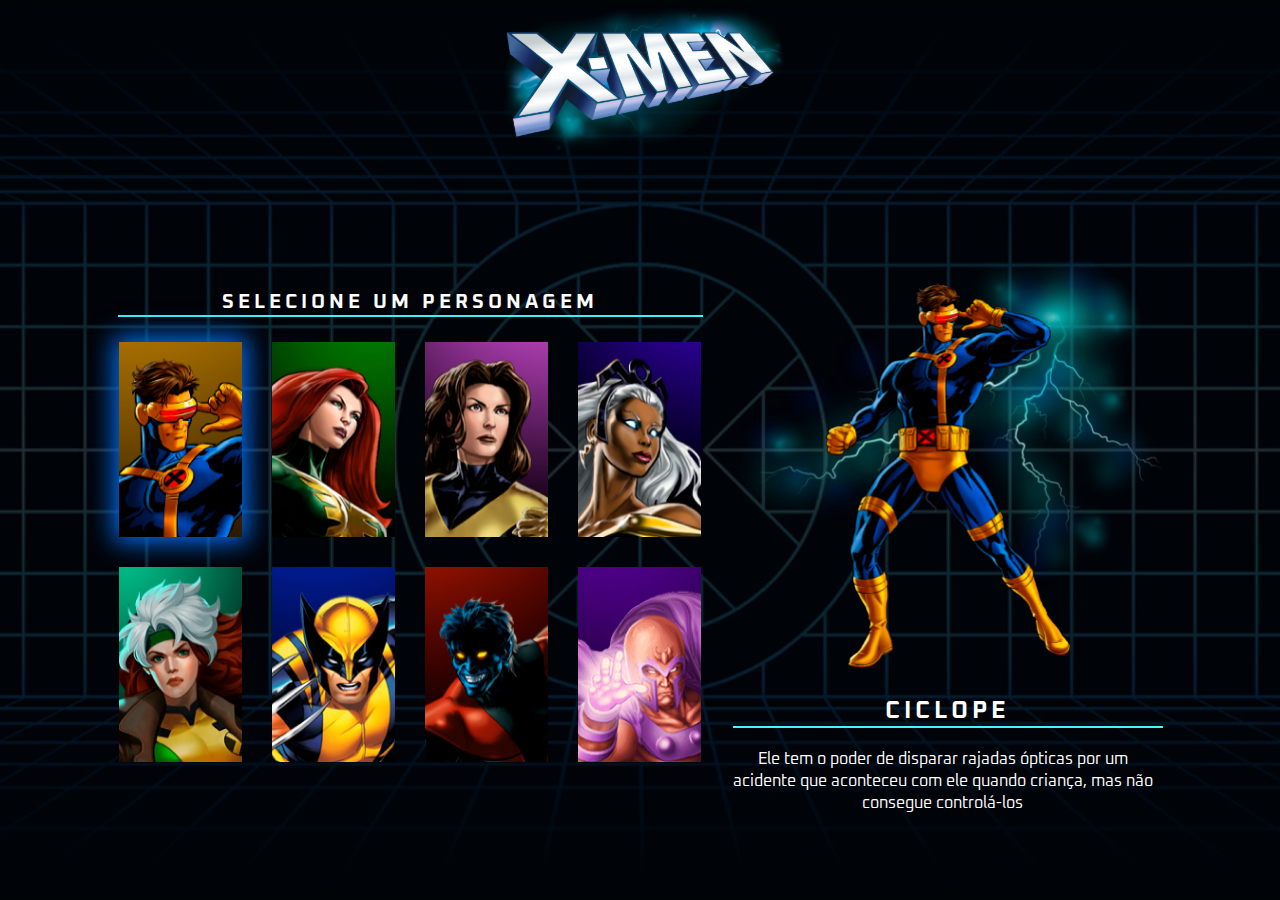
<file: index.html>
<!DOCTYPE html>
<html lang="pt-BR">
  <head>
    <meta charset="UTF-8" />
    <meta name="viewport" content="width=device-width, initial-scale=1.0" />
    <link rel="preconnect" href="https://fonts.googleapis.com" />
    <link rel="preconnect" href="https://fonts.gstatic.com" crossorigin />
    <link href="https://fonts.googleapis.com/css2?family=Oxanium:wght@300;400;700&display=swap" rel="stylesheet" />
    <link rel="stylesheet" href="./src/css/style.css" />
    <title>Projeto X-Men - Semana do Zero Ao Programador Contratado</title>
  </head>
  <body>
    <header class="cabecalho">
      <img src="./src/imagens/logo.svg" alt="Logo X Men" />
    </header>
    <main class="selecao-de-personagens">
      <section class="personagens">
        <h1 class="titulo">Selecione um personagem</h1>
        <ul class="lista-de-personagens">
          <li class="personagem selecionado" id="ciclope">
            <img src="./src/imagens/card-ciclope.jpg" alt="personagem Ciclope" />
          </li>
          <li class="personagem" id="jean-grey">
            <img src="./src/imagens/card-jean-grey.jpg" alt="personagem Jean Grey" />
          </li>
          <li class="personagem" id="lince-negra">
            <img src="./src/imagens/card-lince-negra.jpg" alt="personagem Lince Negra" />
          </li>
          <li class="personagem" id="tempestade">
            <img src="./src/imagens/card-tempestade.jpg" alt="personagem Tempestade" />
          </li>
          <li class="personagem" id="vampira">
            <img src="./src/imagens/card-vampira.jpg" alt="personagem Vampira" />
          </li>
          <li class="personagem" id="wolverine">
            <img src="./src/imagens/card-wolverine.jpg" alt="personagem Wolverine" />
          </li>
          <li class="personagem" id="noturno">
            <img src="./src/imagens/card-noturno.jpg" alt="personagem Noturno" />
          </li>
          <li class="personagem" id="magneto">
            <img src="./src/imagens/card-magneto.jpg" alt="personagem Magneto" />
          </li>
        </ul>
      </section>
      <section class="personagem-selecionado">
        <img src="./src/imagens/card-ciclope.png" class="personagem-grande" alt="Personagem Selecionado" />

        <div class="informacoes-personagem">
          <h2 class="nome-personagem" id="nome-personagem">Ciclope</h2>
          <p class="descricao-personagem" id="descricao-personagem">
            Ele tem o poder de disparar rajadas ópticas por um acidente que aconteceu com ele quando criança, mas não consegue controlá-los
          </p>
        </div>
      </section>
    </main>
  </body>
</html>
</file>
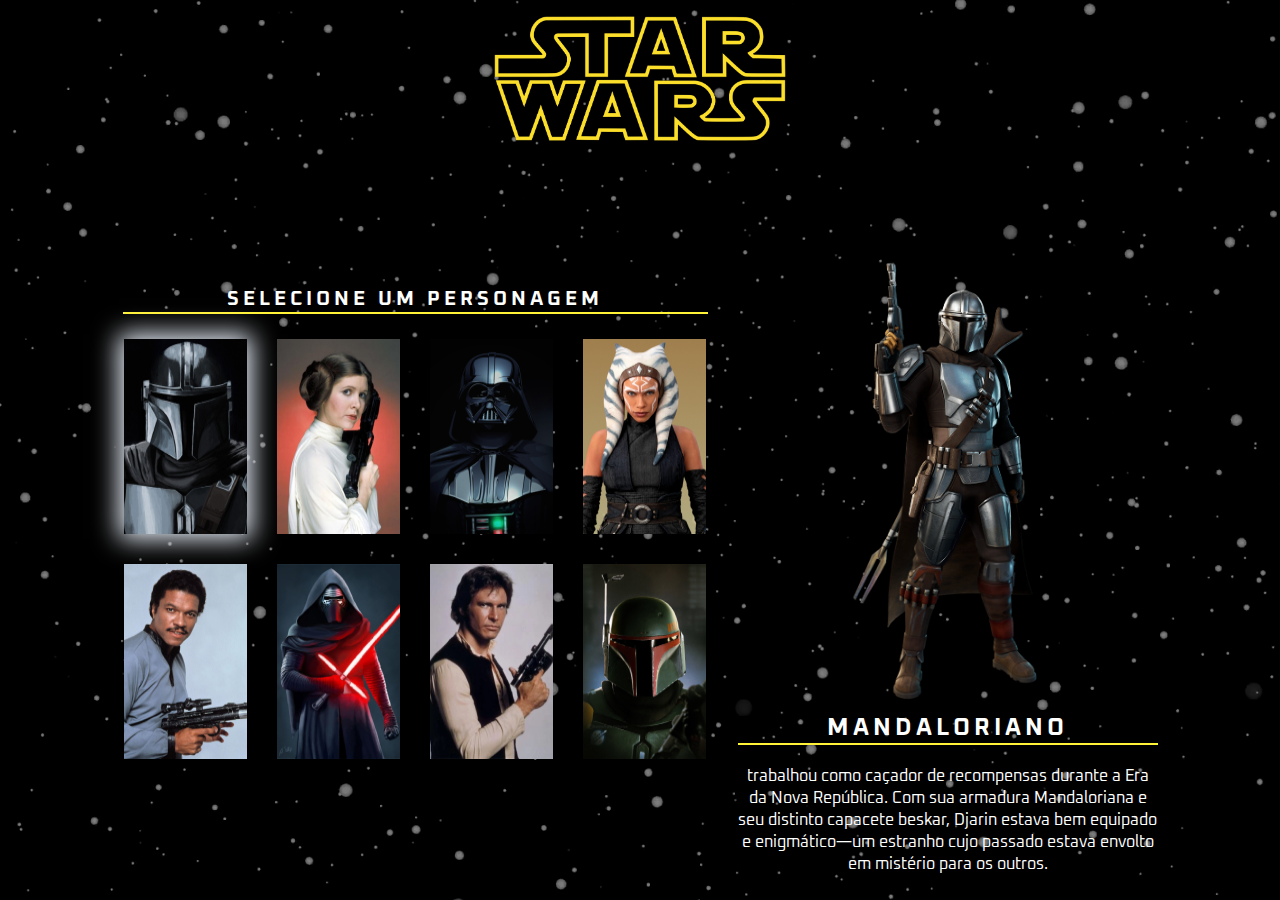
<file: star-wars/index.html>
<!DOCTYPE html>
<html lang="pt-BR">
  <head>
    <meta charset="UTF-8" />
    <meta name="viewport" content="width=device-width, initial-scale=1.0" />
    <link rel="preconnect" href="https://fonts.googleapis.com" />
    <link rel="preconnect" href="https://fonts.gstatic.com" crossorigin />
    <link href="https://fonts.googleapis.com/css2?family=Oxanium:wght@300;400;700&display=swap" rel="stylesheet" />
    <link rel="stylesheet" href="./src/css/style.css" />
    <title>Projeto Star wars</title>
  </head>
  <body>
    <header class="cabecalho">
      <img src="./src/img/Star_Wars_logo.png" alt="Logo X Men" />
    </header>
    <main class="selecao-de-personagens">
      <section class="personagens">
        <h1 class="titulo">Selecione um personagem</h1>
        <ul class="lista-de-personagens">
          <li
            class="personagem selecionado"
            id="mandalorian"
            data-name="Mandaloriano"
            data-description="trabalhou como caçador de recompensas durante a Era da Nova República. Com sua armadura Mandaloriana e seu distinto capacete beskar, Djarin estava bem equipado e
          enigmático—um estranho cujo passado estava envolto em mistério para os outros."
          >
            <img src="./src/img/card-mandalorian.png" alt="personagem Mandalorian" />
          </li>
          <li
            class="personagem"
            id="leia"
            data-name="Princesa Leia"
            data-description="é uma Humana sensível à Força que serviu como Princesa de Alderaan, membro do Senado Imperial, General da Aliança pela Restauração da República e da Nova República, e a general fundadora da Resistência."
          >
            <img src="./src/img/card-leia.png" alt="personagem Leia" />
          </li>
          <li
            class="personagem"
            id="darth-vader"
            data-name="Darth Vader"
            data-description="Darth Vader, nascido como Anakin Skywalker, foi um lendário Cavaleiro Jedi que serviu a República Galáctica durante seus últimos anos, e mais tarde se tornou Darth Vader, um Lorde Negro dos Sith. "
          >
            <img src="./src/img/card-darth-vader.png" alt="personagem Darth Vader" />
          </li>
          <li
            class="personagem"
            id="ahsoka"
            data-name="Ahsoka"
            data-description=" Ahsoka enfrentou uma série de desafios durante seu tempo como Padawan de Anakin. Ela lutou em várias batalhas, enfrentou perigosos vilões, incluindo o Lorde Sith Darth Maul, e teve que provar sua inocência quando foi injustamente acusada de um crime. "
          >
            <img src="./src/img/card-ahsoka.png" alt="personagem Ahsoka" />
          </li>
          <li
            class="personagem"
            id="lando-calrissian"
            data-name="Lando Calrissian"
            data-description="A personalidade de Lando é marcada por sua habilidade de se adaptar a diferentes situações, bem como por seu senso de estilo e charme. "
          >
            <img src="./src/img/card-Lando-calrissian.png" alt="personagem Lando Calrissian" />
          </li>
          <li
            class="personagem"
            id="kylo-ren"
            data-name="Kylo Ren"
            data-description="Kylo Ren, nascido Ben Solo, era um humano sensível à Força que era o mestre dos Cavaleiros de Ren e era um dos líderes da Primeira Ordem, sob o comando direto do Líder Supremo Snoke, aproximadamente trinta anos após a Batalha de Endor. Filho dos heróis Rebeldes"
          >
            <img src="./src/img/card-Kylo.png" alt="personagem Kylo Ren" />
          </li>
          <li
            class="personagem"
            id="han-solo"
            data-name="Han Solo"
            data-description="Han Solo era um contrabandista humano que se tornou um líder na Aliança para Restaurar a República e uma figura instrumental na derrota do Império Galáctico durante a Guerra Civil Galáctica."
          >
            <img src="./src/img/card-han.png" alt="personagem Han Solo" />
          </li>
          <li
            class="personagem"
            id="boba-fett"
            data-name="Boba Fett"
            data-description="Boba Fett foi um clone inalterado de Jango Fett, um homem caçador de recompensas Mandaloriano que criou Boba como seu filho durante a Era da República. Fett imitou seu doador genético, a quem ele considerava seu pai, ao usar uma armadura Mandaloriana personalizada."
          >
            <img src="./src/img/card-boba.png" alt="personagem Boba Fett" />
          </li>
        </ul>
      </section>
      <section class="personagem-selecionado">
        <img src="./src/img/mandalorian.png" class="personagem-grande" alt="Personagem Selecionado" />

        <div class="informacoes-personagem">
          <h2 class="nome-personagem" id="nome-personagem">Mandaloriano</h2>
          <p class="descricao-personagem" id="descricao-personagem">
            trabalhou como caçador de recompensas durante a Era da Nova República. Com sua armadura Mandaloriana e seu distinto capacete beskar, Djarin estava bem equipado e
            enigmático—um estranho cujo passado estava envolto em mistério para os outros.
          </p>
        </div>
      </section>
    </main>
    <script src="./src/js/index.js"></script>
  </body>
</html>
</file>
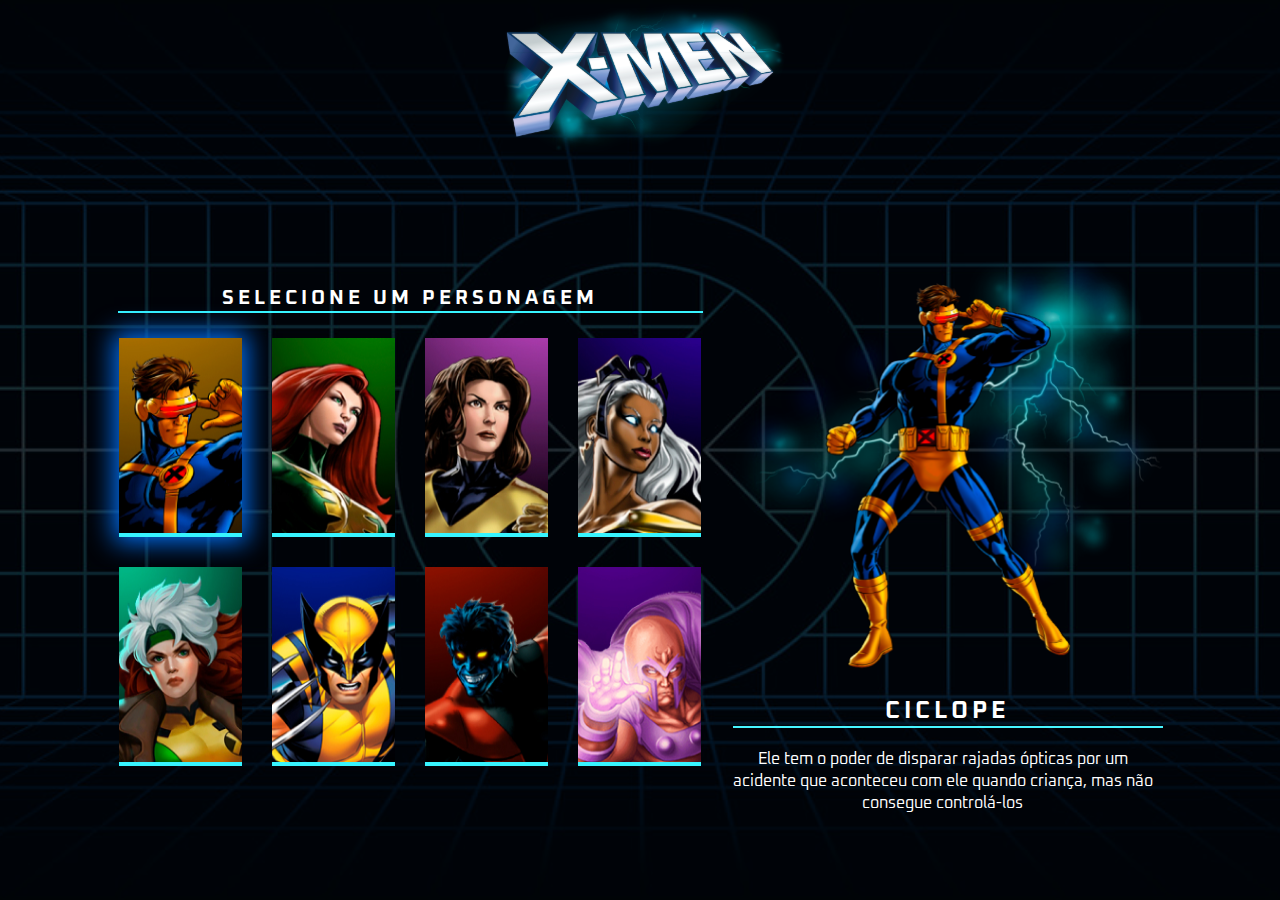
<file: xmen/index.html>
<!DOCTYPE html>
<html lang="pt-BR">
  <head>
    <meta charset="UTF-8" />
    <meta name="viewport" content="width=device-width, initial-scale=1.0" />
    <link rel="preconnect" href="https://fonts.googleapis.com" />
    <link rel="preconnect" href="https://fonts.gstatic.com" crossorigin />
    <link href="https://fonts.googleapis.com/css2?family=Oxanium:wght@300;400;700&display=swap" rel="stylesheet" />
    <link rel="stylesheet" href="./src/css/style.css" />
    <title>Projeto X-Men - Semana do Zero Ao Programador Contratado</title>
  </head>
  <body>
    <header class="cabecalho">
      <img src="./src/imagens/logo.svg" alt="Logo X Men" />
    </header>
    <main class="selecao-de-personagens">
      <section class="personagens">
        <h1 class="titulo">Selecione um personagem</h1>
        <ul class="lista-de-personagens">
          <li
            class="personagem selecionado"
            id="ciclope"
            data-name="Ciclope"
            data-description="Ele tem o poder de disparar rajadas ópticas por um acidente que aconteceu com ele quando criança, mas não consegue controlá-los"
          >
            <img src="./src/imagens/card-ciclope.jpg" alt="personagem Ciclope" />
          </li>
          <li
            class="personagem"
            id="jean-grey"
            data-name="Jean Grey"
            data-description="Jean Grey é uma mutante nível ômega e o principal avatar da Força Fênix, no qual manifesta poderes cósmicos. A telepatia e telecinese"
          >
            <img src="./src/imagens/card-jean-grey.jpg" alt="personagem Jean Grey" />
          </li>
          <li
            class="personagem"
            id="lince-negra"
            data-name="Lince Negra"
            data-description="Ela tem o poder de atravessar matéria sólida,campos de energia,rajadas ópticas, continuando intacta,e também tem o poder de andar no ar"
          >
            <img src="./src/imagens/card-lince-negra.jpg" alt="personagem Lince Negra" />
          </li>
          <li
            class="personagem"
            id="tempestade"
            data-name="Tempestade"
            data-description="Tem o poder de controlar as forças da natureza, muito poderosa ela pode produzir raios, chuvas, gelos, ventos, neblina, entre outros efeitos"
          >
            <img src="./src/imagens/card-tempestade.jpg" alt="personagem Tempestade" />
          </li>
          <li
            class="personagem"
            id="vampira"
            data-name="Vampira"
            data-description="Ela tem o poder de absorver a vitalidade e memória das pessoas que toca ou no caso dos mutantes os poderes e a memória, mas só temporariamente"
          >
            <img src="./src/imagens/card-vampira.jpg" alt="personagem Vampira" />
          </li>
          <li class="personagem" id="wolverine" data-name="Wolverine" data-description="Poderes. Garras Metálicas. Fator de Cura Regenerativo, Super Agilidade.">
            <img src="./src/imagens/card-wolverine.jpg" alt="personagem Wolverine" />
          </li>
          <li class="personagem" id="noturno" data-name="Noturno" data-description="Ele é um mutante que nasceu com cauda, orelhas pontudas e com o poder de se Teletransportar">
            <img src="./src/imagens/card-noturno.jpg" alt="personagem Noturno" />
          </li>
          <li
            class="personagem"
            id="magneto"
            data-name="Magneto"
            data-description="Ele tem o poder de magnetocinese, ou seja, controlar objetos de metal e criar campos magnéticos"
          >
            <img src="./src/imagens/card-magneto.jpg" alt="personagem Magneto" />
          </li>
        </ul>
      </section>
      <section class="personagem-selecionado">
        <img src="./src/imagens/card-ciclope.png" class="personagem-grande" alt="Personagem Selecionado" />

        <div class="informacoes-personagem">
          <h2 class="nome-personagem" id="nome-personagem">Ciclope</h2>
          <p class="descricao-personagem" id="descricao-personagem">
            Ele tem o poder de disparar rajadas ópticas por um acidente que aconteceu com ele quando criança, mas não consegue controlá-los
          </p>
        </div>
      </section>
    </main>
    <script src="./src/js/index.js"></script>
  </body>
</html>
</file>
<file: src/css/style.css>
* {
  padding: 0;
  margin: 0;
  box-sizing: border-box;
}

ul {
  list-style: none;
}

body {
  font-family: "Oxanium", cursive;
  background-color: #000;
  color: #fff;
}

body::before {
  content: "";
  background-image: url("../imagens/bg-desktop.jpg");
  background-repeat: no-repeat;
  background-size: cover;
  background-position: center;
  width: 100%;
  height: 100%;
  position: absolute;
  z-index: -1;
  opacity: 0.2;
}

.cabecalho {
  display: flex;
  align-items: center;
  justify-content: center;
}

.selecao-de-personagens {
  display: flex;
  align-items: center;
  gap: 30px;
  min-height: calc(100vh - 152px);
  justify-content: center;
}

.selecao-de-personagens .lista-de-personagens {
  display: flex;
  flex-wrap: wrap;
  gap: 30px;
  justify-content: center;
}

.selecao-de-personagens .personagens {
  display: flex;
  flex-direction: column;
  align-items: center;
  max-width: 585px;
  gap: 25px;
}

.selecao-de-personagens .personagens .titulo {
  font-size: 20px;
  letter-spacing: 4px;
  text-transform: uppercase;
  border-bottom: solid 2px #37f4ff;
  width: 100%;
  text-align: center;
}

.lista-de-personagens .personagem img {
  width: 100%;
  height: 100%;
}

.lista-de-personagens .personagem.selecionado {
  box-shadow: 0px 0px 24px 5px #0271f7;
}

.personagem-selecionado {
  text-align: center;
  max-height: 530px;
}

.personagem-selecionado .personagem-grande {
  width: 430px;
  height: 430px;
}

.personagem-selecionado .nome-personagem {
  border-bottom: 2px solid #47f4ff;
  letter-spacing: 4px;
  text-transform: uppercase;
}

.personagem-selecionado .descricao-personagem {
  font-size: 16px;
  line-height: 22px;
  text-align: center;
  margin-top: 20px;
  width: 420px;
}

@media screen and (max-width: 1120px) {
  .cabecalho .logo {
    max-width: 190px;
  }

  .selecao-de-personagens {
    flex-direction: column-reverse;
    max-width: 430px;
    margin: 0 auto;
  }

  .selecao-de-personagens .personagens {
    margin-top: 37px;
  }

  .selecao-de-personagens .personagens .titulo {
    font-size: 15px;
  }

  .selecao-de-personagens .lista-de-personagens {
    gap: 9px;
  }

  .selecao-de-personagens.personagem img {
    width: 80px;
  }

  .personagem-selecionado .personagem-grande {
    width: 350px;
    height: 350px;
  }

  .personagem-selecionado .descricao-personagem {
    width: 80%;
    font-size: 16px;
    margin: 20px auto;
  }
}
</file>
<file: star-wars/src/css/style.css>
* {
  padding: 0;
  margin: 0;
  box-sizing: border-box;
}

ul {
  list-style: none;
}

body {
  font-family: "Oxanium", cursive;
  background-color: #000;
  color: #fff;
}

body::before {
  content: "";
  background-image: url("../img/background.png");
  background-repeat: no-repeat;
  background-size: cover;
  background-position: center;
  width: 100%;
  height: 100%;
  position: absolute;
  z-index: -1;
  opacity: 0.5;
}

.cabecalho {
  display: flex;
  align-items: center;
  justify-content: center;
}

.cabecalho img {
  max-height: 125px;
  margin-top: 1em;
  margin-bottom: 1em;
}

.selecao-de-personagens {
  display: flex;
  align-items: center;
  gap: 30px;
  min-height: calc(100vh - 152px - 16px);
  justify-content: center;
}

.selecao-de-personagens .lista-de-personagens {
  display: flex;
  flex-wrap: wrap;
  gap: 30px;
  justify-content: center;
}

.selecao-de-personagens .personagens {
  display: flex;
  flex-direction: column;
  align-items: center;
  max-width: 585px;
  gap: 25px;
}

.selecao-de-personagens .personagens .titulo {
  font-size: 20px;
  letter-spacing: 4px;
  text-transform: uppercase;
  border-bottom: solid 2px #fff237;
  width: 100%;
  text-align: center;
}

.lista-de-personagens .personagem img {
  width: 100%;
  height: 100%;
}

.lista-de-personagens .personagem.selecionado {
  box-shadow: 0px 0px 24px 5px #edf5ff;
}

.personagem-selecionado {
  text-align: center;
  max-height: 530px;
}

.personagem-selecionado .personagem-grande {
  height: 450px;
}

.personagem-selecionado .nome-personagem {
  border-bottom: solid 2px #fff237;
  letter-spacing: 4px;
  text-transform: uppercase;
}

.personagem-selecionado .descricao-personagem {
  font-size: 16px;
  line-height: 22px;
  text-align: center;
  margin-top: 20px;
  width: 420px;
}

@media screen and (max-width: 1120px) {
  .cabecalho .logo {
    max-width: 190px;
  }

  .selecao-de-personagens {
    flex-direction: column-reverse;
    max-width: 430px;
    margin: 0 auto;
  }

  .selecao-de-personagens .personagens {
    margin-top: 37px;
  }

  .selecao-de-personagens .personagens .titulo {
    font-size: 15px;
  }

  .selecao-de-personagens .lista-de-personagens {
    gap: 9px;
  }

  .selecao-de-personagens.personagem img {
    width: 80px;
  }

  .personagem-selecionado .personagem-grande {
    /* width: 350px; */
    height: 350px;
  }

  .personagem-selecionado .descricao-personagem {
    width: 80%;

    font-size: 16px;
    margin: 20px auto;
  }
}
</file>
<file: xmen/src/css/style.css>
* {
  padding: 0;
  margin: 0;
  box-sizing: border-box;
}

ul {
  list-style: none;
}

body {
  font-family: "Oxanium", cursive;
  background-color: #000;
  color: #fff;
}

body::before {
  content: "";
  background-image: url("../imagens/bg-desktop.jpg");
  background-repeat: no-repeat;
  background-size: cover;
  background-position: center;
  width: 100%;
  height: 100%;
  position: absolute;
  z-index: -1;
  opacity: 0.2;
}

.cabecalho {
  display: flex;
  align-items: center;
  justify-content: center;
}

.selecao-de-personagens {
  display: flex;
  align-items: center;
  gap: 30px;
  min-height: calc(100vh - 152px);
  justify-content: center;
}

.selecao-de-personagens .lista-de-personagens {
  display: flex;
  flex-wrap: wrap;
  gap: 30px;
  justify-content: center;
}

.selecao-de-personagens .personagens {
  display: flex;
  flex-direction: column;
  align-items: center;
  max-width: 585px;
  gap: 25px;
}

.selecao-de-personagens .personagens .titulo {
  font-size: 20px;
  letter-spacing: 4px;
  text-transform: uppercase;
  border-bottom: solid 2px #37f4ff;
  width: 100%;
  text-align: center;
}

.lista-de-personagens .personagem img {
  width: 100%;
  height: 100%;
}

li.personagem {
  border-bottom: solid 4px #37f4ff;
}

.lista-de-personagens .personagem.selecionado {
  box-shadow: 0px 0px 24px 5px #0271f7;
}

.personagem-selecionado {
  text-align: center;
  max-height: 530px;
}

.personagem-selecionado .personagem-grande {
  width: 430px;
  height: 430px;
}

.personagem-selecionado .nome-personagem {
  border-bottom: 2px solid #47f4ff;
  letter-spacing: 4px;
  text-transform: uppercase;
}

.personagem-selecionado .descricao-personagem {
  font-size: 16px;
  line-height: 22px;
  text-align: center;
  margin-top: 20px;
  width: 420px;
}

@media screen and (max-width: 1120px) {
  .cabecalho .logo {
    max-width: 190px;
  }

  .selecao-de-personagens {
    flex-direction: column-reverse;
    max-width: 430px;
    margin: 0 auto;
  }

  .selecao-de-personagens .personagens {
    margin-top: 37px;
  }

  .selecao-de-personagens .personagens .titulo {
    font-size: 15px;
  }

  .selecao-de-personagens .lista-de-personagens {
    gap: 9px;
  }

  .selecao-de-personagens.personagem img {
    width: 80px;
  }

  .personagem-selecionado .personagem-grande {
    width: 350px;
    height: 350px;
  }

  .personagem-selecionado .descricao-personagem {
    width: 80%;
    font-size: 16px;
    margin: 20px auto;
  }
}
</file>
